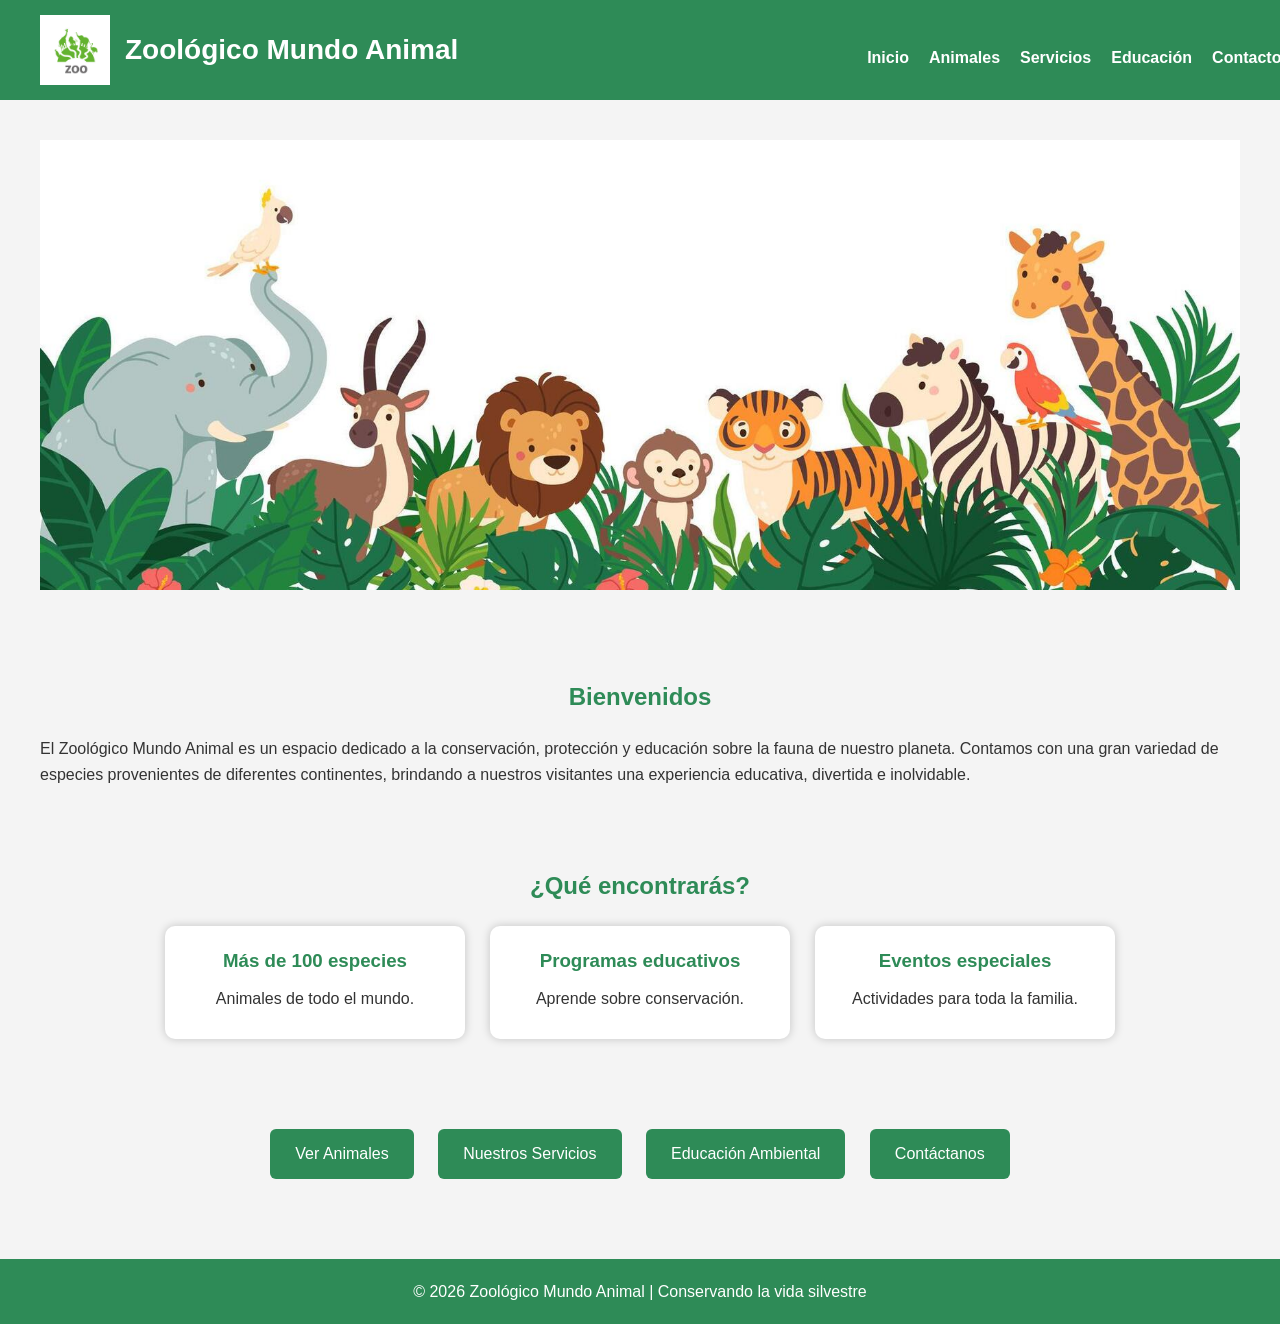
<file: index.html>
<!DOCTYPE html>
<html lang="es">
<head>
    <meta charset="UTF-8">
    <meta name="viewport" content="width=device-width, initial-scale=1.0">
    <title>Zoológico Mundo Animal</title>

    <link rel="stylesheet" href="css/styles.css">
</head>
<body>

    <!-- Encabezado -->
    <header>

        <div class="logo">
            <img src="images/logo.jpg" alt="Logo del Zoológico">
            <h1>Zoológico Mundo Animal</h1>
        </div>

        <nav>
            <ul>
                <li><a href="index.html">Inicio</a></li>
                <li><a href="animales.html">Animales</a></li>
                <li><a href="servicios.html">Servicios</a></li>
                <li><a href="educacion.html">Educación</a></li>
                <li><a href="contacto.html">Contacto</a></li>
            </ul>
        </nav>

    </header>

    <!-- Banner -->

    <section class="banner">

        <img src="images/banner.jpg" alt="Banner del Zoológico">

    </section>

    <!-- Descripción -->

    <section class="descripcion">

        <h2>Bienvenidos</h2>

        <p>

            El Zoológico Mundo Animal es un espacio dedicado a la conservación,
            protección y educación sobre la fauna de nuestro planeta.
            Contamos con una gran variedad de especies provenientes de
            diferentes continentes, brindando a nuestros visitantes una
            experiencia educativa, divertida e inolvidable.

        </p>

    </section>

    <!-- Información destacada -->

    <section class="destacados">

        <h2>¿Qué encontrarás?</h2>

        <div class="cards">

            <div class="card">
                <h3>Más de 100 especies</h3>
                <p>Animales de todo el mundo.</p>
            </div>

            <div class="card">
                <h3>Programas educativos</h3>
                <p>Aprende sobre conservación.</p>
            </div>

            <div class="card">
                <h3>Eventos especiales</h3>
                <p>Actividades para toda la familia.</p>
            </div>

        </div>

    </section>

    <!-- Botones -->
<!-- Prueba para el deploy -->
<!-- Prueba para el deploy -->

    <section class="botones">

        <a href="animales.html" class="btn">Ver Animales</a>

        <a href="servicios.html" class="btn">Nuestros Servicios</a>

        <a href="educacion.html" class="btn">Educación Ambiental</a>

        <a href="contacto.html" class="btn">Contáctanos</a>

    </section>

    <!-- Pie de página -->

    <footer>

        <p>
            © 2026 Zoológico Mundo Animal | Conservando la vida silvestre
        </p>

    </footer>

    <script src="js/main.js"></script>

</body>
</html>
</file>
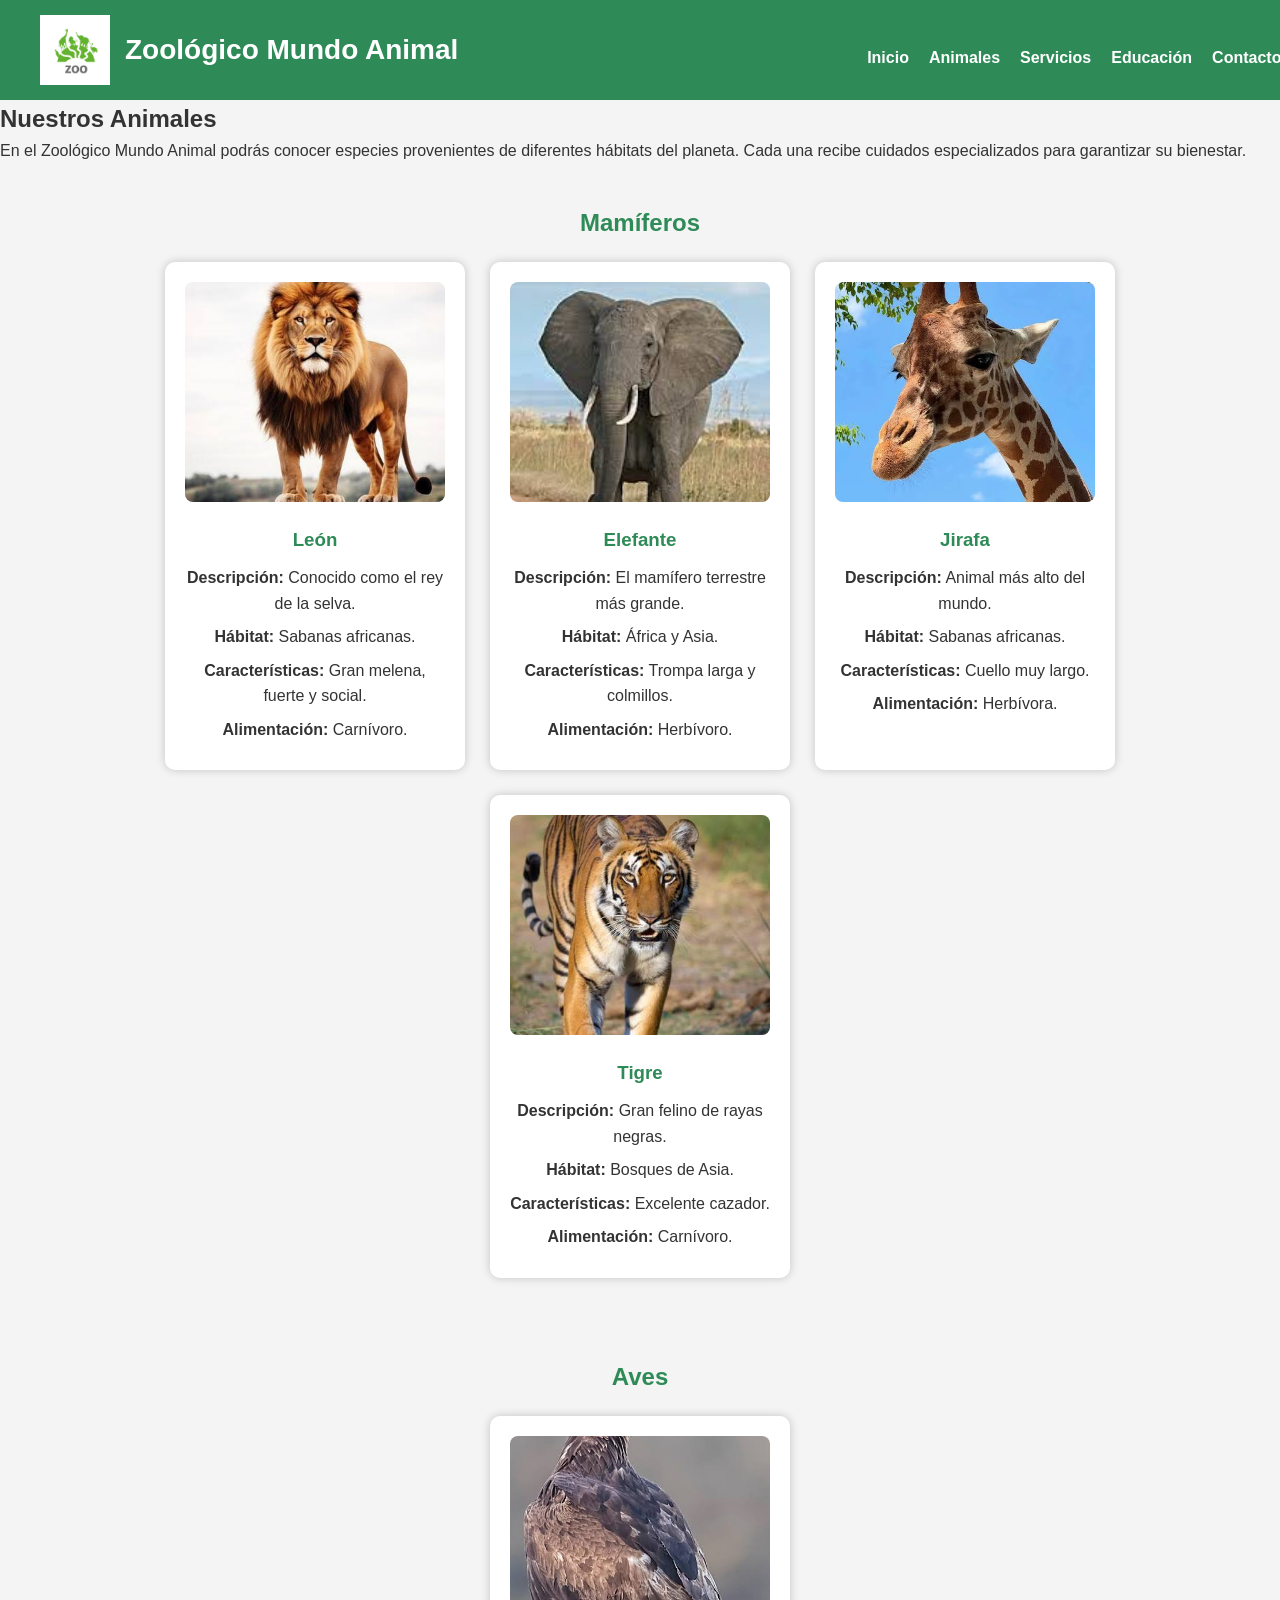
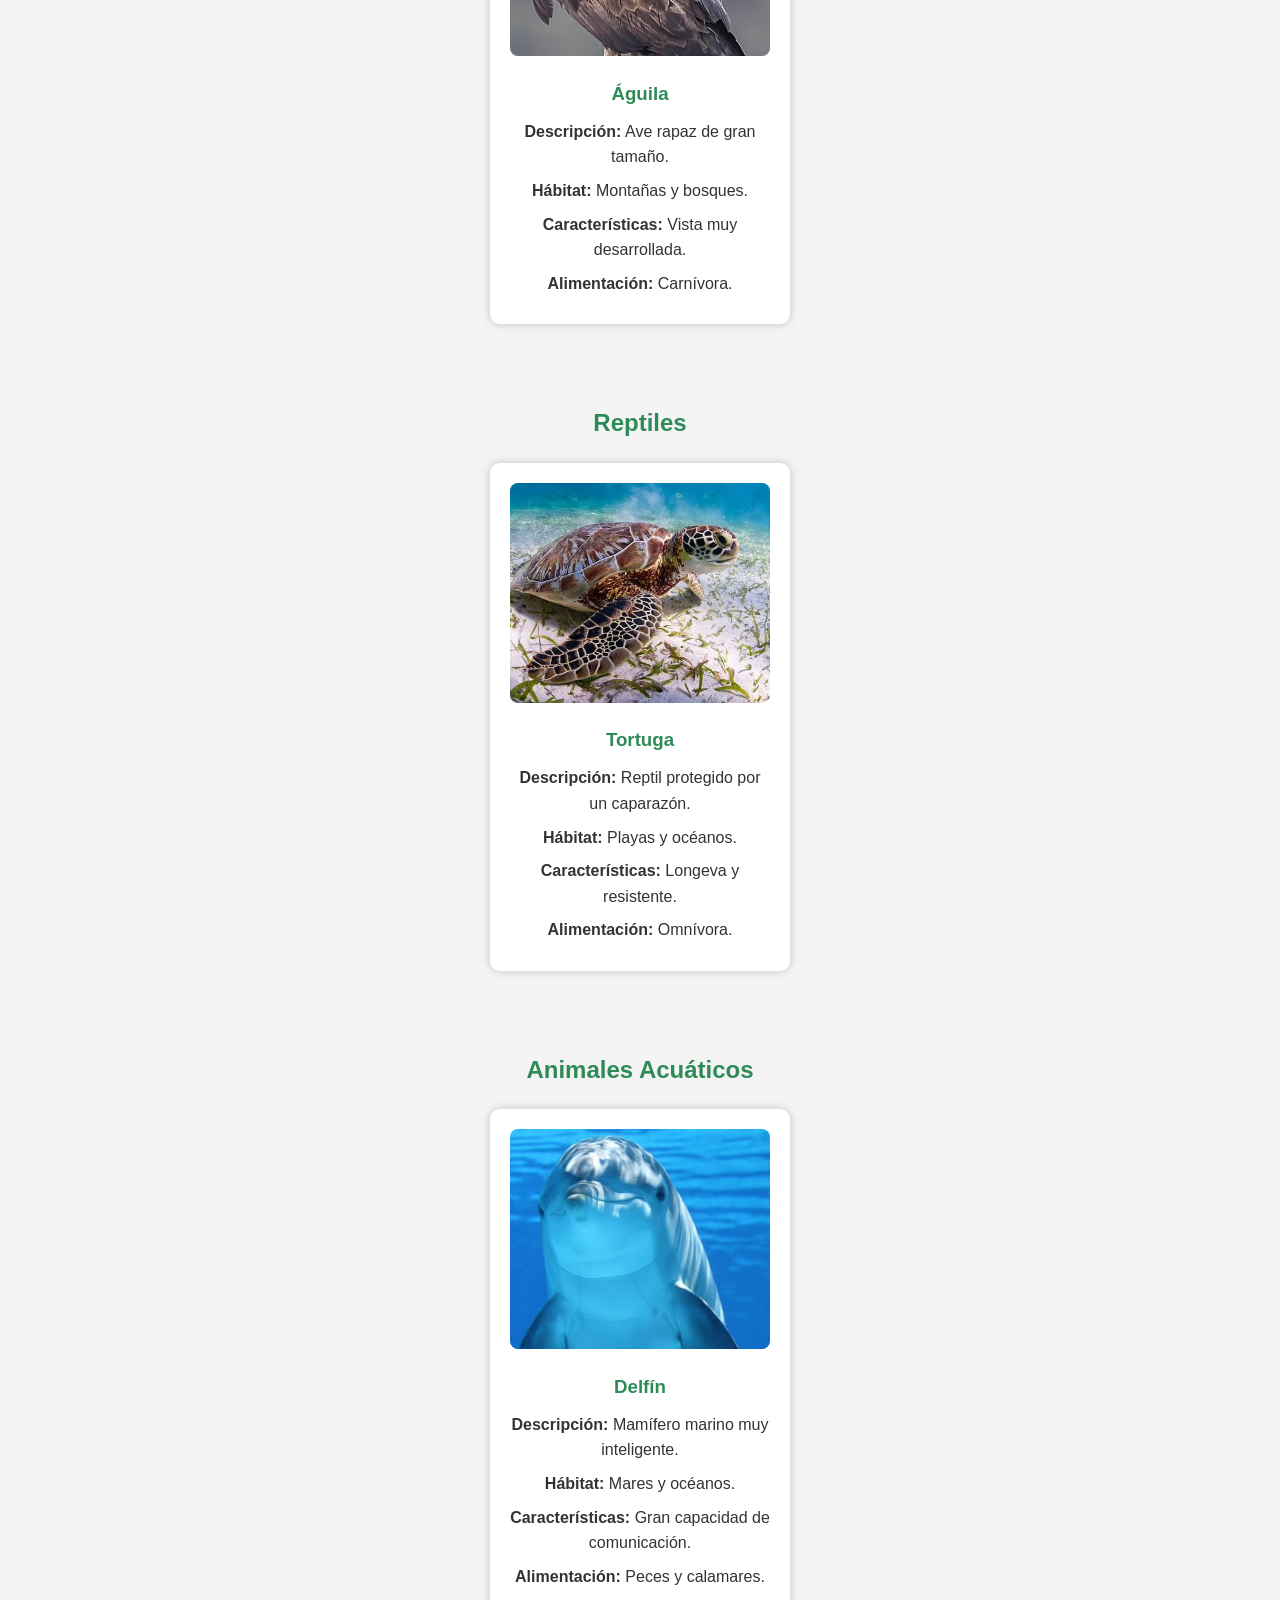
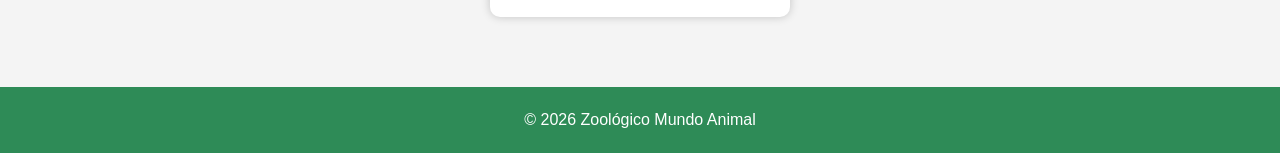
<file: animales.html>
<!DOCTYPE html>
<html lang="es">
<head>
    <meta charset="UTF-8">
    <meta name="viewport" content="width=device-width, initial-scale=1.0">
    <title>Animales | Zoológico Mundo Animal</title>
    <link rel="stylesheet" href="css/styles.css">
</head>
<body>

<header>
    <div class="logo">
        <img src="images/logo.jpg" alt="Logo">
        <h1>Zoológico Mundo Animal</h1>
    </div>

    <nav>
        <ul>
            <li><a href="index.html">Inicio</a></li>
            <li><a href="animales.html">Animales</a></li>
            <li><a href="servicios.html">Servicios</a></li>
            <li><a href="educacion.html">Educación</a></li>
            <li><a href="contacto.html">Contacto</a></li>
        </ul>
    </nav>
</header>

<main>

    <h2>Nuestros Animales</h2>

    <p>
        En el Zoológico Mundo Animal podrás conocer especies provenientes
        de diferentes hábitats del planeta. Cada una recibe cuidados
        especializados para garantizar su bienestar.
    </p>

    <!-- MAMÍFEROS -->

    <section>

        <h2>Mamíferos</h2>

        <div class="cards">

            <div class="card">

                <img src="images/leon.jpg" alt="León">

                <h3>León</h3>

                <p><strong>Descripción:</strong> Conocido como el rey de la selva.</p>

                <p><strong>Hábitat:</strong> Sabanas africanas.</p>

                <p><strong>Características:</strong> Gran melena, fuerte y social.</p>

                <p><strong>Alimentación:</strong> Carnívoro.</p>

            </div>

            <div class="card">

                <img src="images/elefante.jpg" alt="Elefante">

                <h3>Elefante</h3>

                <p><strong>Descripción:</strong> El mamífero terrestre más grande.</p>

                <p><strong>Hábitat:</strong> África y Asia.</p>

                <p><strong>Características:</strong> Trompa larga y colmillos.</p>

                <p><strong>Alimentación:</strong> Herbívoro.</p>

            </div>

            <div class="card">

                <img src="images/jirafa.jpg" alt="Jirafa">

                <h3>Jirafa</h3>

                <p><strong>Descripción:</strong> Animal más alto del mundo.</p>

                <p><strong>Hábitat:</strong> Sabanas africanas.</p>

                <p><strong>Características:</strong> Cuello muy largo.</p>

                <p><strong>Alimentación:</strong> Herbívora.</p>

            </div>

            <div class="card">

                <img src="images/tigre.jpg" alt="Tigre">

                <h3>Tigre</h3>

                <p><strong>Descripción:</strong> Gran felino de rayas negras.</p>

                <p><strong>Hábitat:</strong> Bosques de Asia.</p>

                <p><strong>Características:</strong> Excelente cazador.</p>

                <p><strong>Alimentación:</strong> Carnívoro.</p>

            </div>

        </div>

    </section>

    <!-- AVES -->

    <section>

        <h2>Aves</h2>

        <div class="cards">

            <div class="card">

                <img src="images/aguila.jpg" alt="Águila">

                <h3>Águila</h3>

                <p><strong>Descripción:</strong> Ave rapaz de gran tamaño.</p>

                <p><strong>Hábitat:</strong> Montañas y bosques.</p>

                <p><strong>Características:</strong> Vista muy desarrollada.</p>

                <p><strong>Alimentación:</strong> Carnívora.</p>

            </div>

        </div>

    </section>

    <!-- REPTILES -->

    <section>

        <h2>Reptiles</h2>

        <div class="cards">

            <div class="card">

                <img src="images/tortuga.jpg" alt="Tortuga">

                <h3>Tortuga</h3>

                <p><strong>Descripción:</strong> Reptil protegido por un caparazón.</p>

                <p><strong>Hábitat:</strong> Playas y océanos.</p>

                <p><strong>Características:</strong> Longeva y resistente.</p>

                <p><strong>Alimentación:</strong> Omnívora.</p>

            </div>

        </div>

    </section>

    <!-- ACUÁTICOS -->

    <section>

        <h2>Animales Acuáticos</h2>

        <div class="cards">

            <div class="card">

                <img src="images/delfin.jpg" alt="Delfín">

                <h3>Delfín</h3>

                <p><strong>Descripción:</strong> Mamífero marino muy inteligente.</p>

                <p><strong>Hábitat:</strong> Mares y océanos.</p>

                <p><strong>Características:</strong> Gran capacidad de comunicación.</p>

                <p><strong>Alimentación:</strong> Peces y calamares.</p>

            </div>

        </div>

    </section>

</main>

<footer>

    <p>
        © 2026 Zoológico Mundo Animal
    </p>

</footer>

<script src="js/main.js"></script>

</body>
</html>
</file>
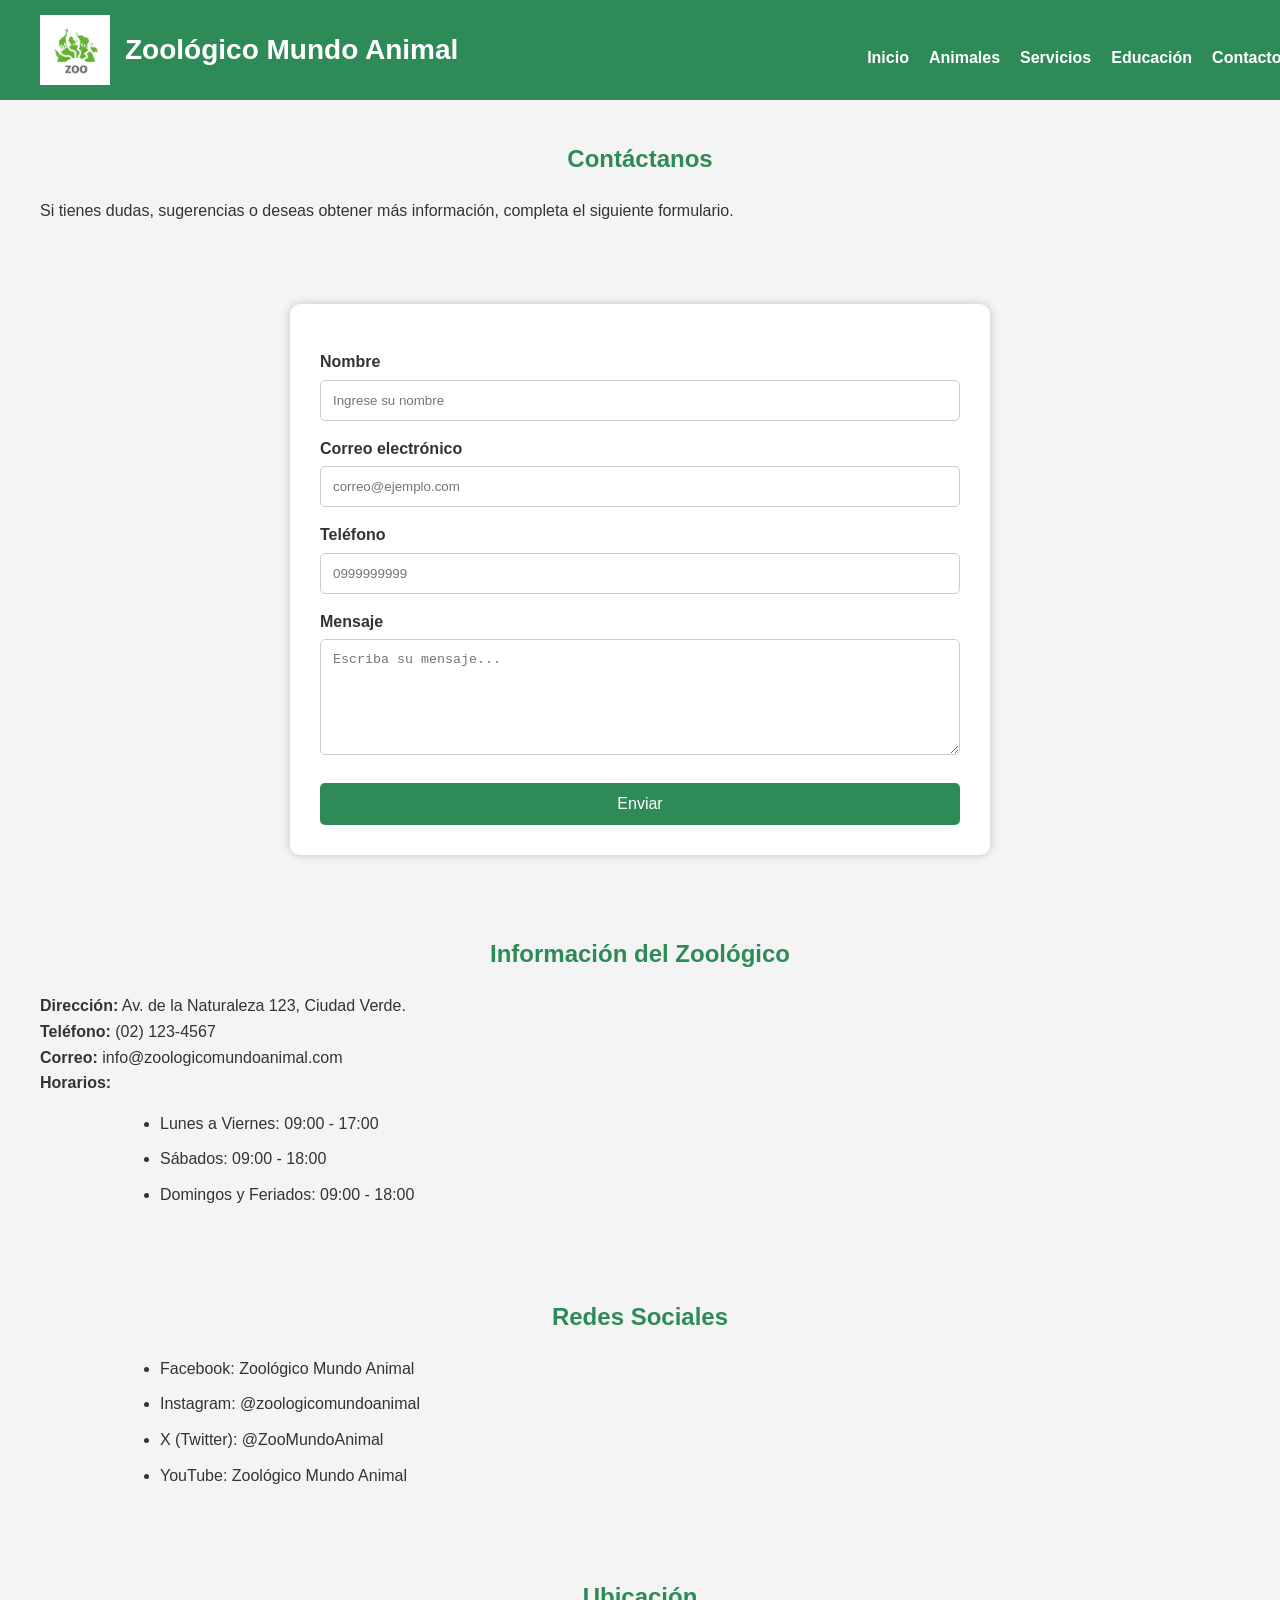
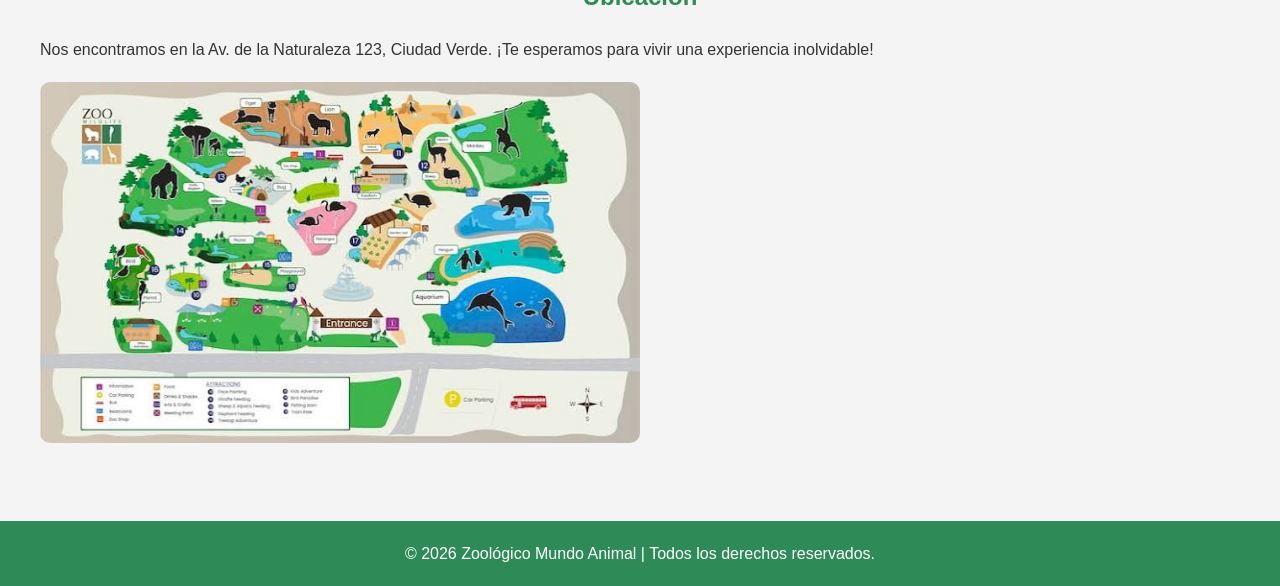
<file: contacto.html>
<!DOCTYPE html>
<html lang="es">
<head>
    <meta charset="UTF-8">
    <meta name="viewport" content="width=device-width, initial-scale=1.0">
    <title>Contacto | Zoológico Mundo Animal</title>
    <link rel="stylesheet" href="css/styles.css">
</head>
<body>

<header>

    <div class="logo">
        <img src="images/logo.jpg" alt="Logo del Zoológico">
        <h1>Zoológico Mundo Animal</h1>
    </div>

    <nav>
        <ul>
            <li><a href="index.html">Inicio</a></li>
            <li><a href="animales.html">Animales</a></li>
            <li><a href="servicios.html">Servicios</a></li>
            <li><a href="educacion.html">Educación</a></li>
            <li><a href="contacto.html">Contacto</a></li>
        </ul>
    </nav>

</header>

<main>

    <section class="titulo">

        <h2>Contáctanos</h2>

        <p>
            Si tienes dudas, sugerencias o deseas obtener más información,
            completa el siguiente formulario.
        </p>

    </section>

    <section class="formulario">

        <form>

            <label>Nombre</label>
            <input type="text" placeholder="Ingrese su nombre" required>

            <label>Correo electrónico</label>
            <input type="email" placeholder="correo@ejemplo.com" required>

            <label>Teléfono</label>
            <input type="tel" placeholder="0999999999" required>

            <label>Mensaje</label>
            <textarea rows="6" placeholder="Escriba su mensaje..." required></textarea>

            <button type="submit">Enviar</button>

        </form>

    </section>

    <section class="informacion">

        <h2>Información del Zoológico</h2>

        <p><strong>Dirección:</strong> Av. de la Naturaleza 123, Ciudad Verde.</p>

        <p><strong>Teléfono:</strong> (02) 123-4567</p>

        <p><strong>Correo:</strong> info@zoologicomundoanimal.com</p>

        <p><strong>Horarios:</strong></p>

        <ul>
            <li>Lunes a Viernes: 09:00 - 17:00</li>
            <li>Sábados: 09:00 - 18:00</li>
            <li>Domingos y Feriados: 09:00 - 18:00</li>
        </ul>

    </section>

    <section class="redes">

        <h2>Redes Sociales</h2>

        <ul>
            <li>Facebook: Zoológico Mundo Animal</li>
            <li>Instagram: @zoologicomundoanimal</li>
            <li>X (Twitter): @ZooMundoAnimal</li>
            <li>YouTube: Zoológico Mundo Animal</li>
        </ul>

    </section>

    <section class="ubicacion">

        <h2>Ubicación</h2>

        <p>
            Nos encontramos en la Av. de la Naturaleza 123, Ciudad Verde.
            ¡Te esperamos para vivir una experiencia inolvidable!
        </p>

        <!-- Puedes reemplazar la imagen por un mapa de Google -->
        <img src="images/mapa.jpg" alt="Ubicación del Zoológico" width="50%">

    </section>

</main>

<footer>

    <p>
        © 2026 Zoológico Mundo Animal | Todos los derechos reservados.
    </p>

</footer>

<script src="js/main.js"></script>

</body>
</html>
</file>
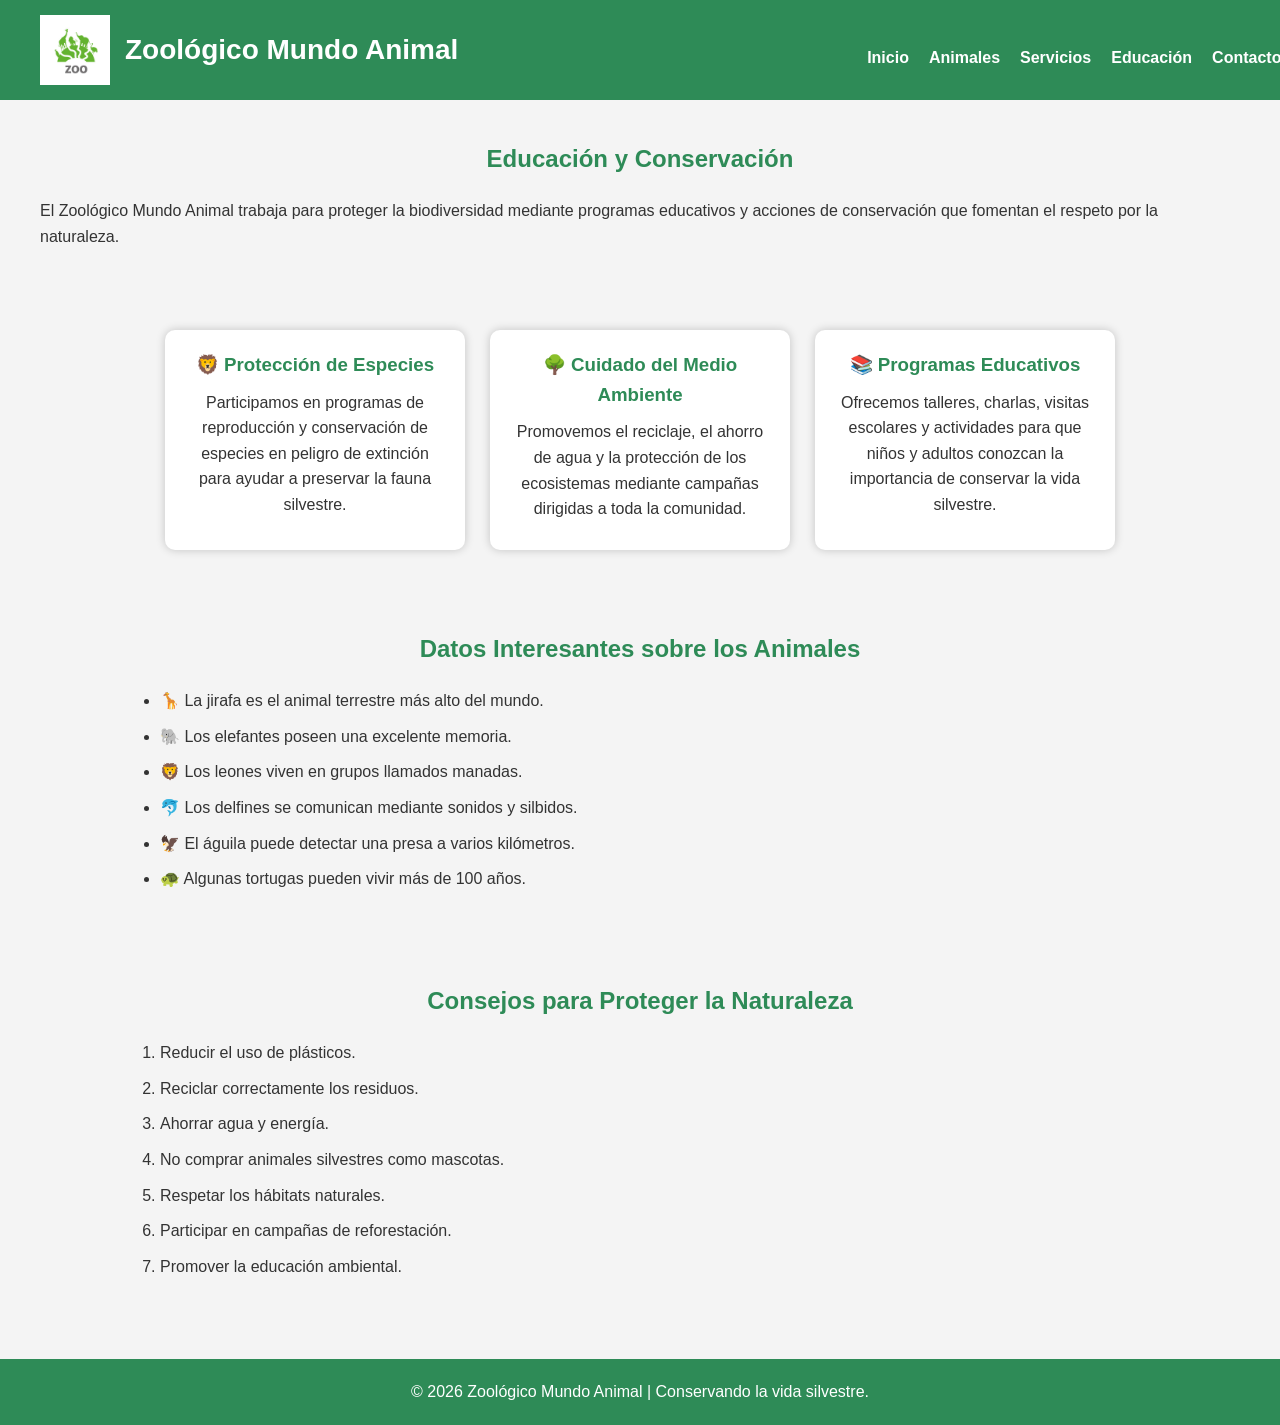
<file: educacion.html>
<!DOCTYPE html>
<html lang="es">
<head>
    <meta charset="UTF-8">
    <meta name="viewport" content="width=device-width, initial-scale=1.0">
    <title>Educación | Zoológico Mundo Animal</title>
    <link rel="stylesheet" href="css/styles.css">
</head>
<body>

<header>

    <div class="logo">
        <img src="images/logo.jpg" alt="Logo del Zoológico">
        <h1>Zoológico Mundo Animal</h1>
    </div>

    <nav>
        <ul>
            <li><a href="index.html">Inicio</a></li>
            <li><a href="animales.html">Animales</a></li>
            <li><a href="servicios.html">Servicios</a></li>
            <li><a href="educacion.html">Educación</a></li>
            <li><a href="contacto.html">Contacto</a></li>
        </ul>
    </nav>

</header>

<main>

    <section class="titulo">

        <h2>Educación y Conservación</h2>

        <p>
            El Zoológico Mundo Animal trabaja para proteger la biodiversidad
            mediante programas educativos y acciones de conservación que
            fomentan el respeto por la naturaleza.
        </p>

    </section>

    <section class="cards">

        <div class="card">

            <h3>🦁 Protección de Especies</h3>

            <p>
                Participamos en programas de reproducción y conservación de
                especies en peligro de extinción para ayudar a preservar la
                fauna silvestre.
            </p>

        </div>

        <div class="card">

            <h3>🌳 Cuidado del Medio Ambiente</h3>

            <p>
                Promovemos el reciclaje, el ahorro de agua y la protección de
                los ecosistemas mediante campañas dirigidas a toda la comunidad.
            </p>

        </div>

        <div class="card">

            <h3>📚 Programas Educativos</h3>

            <p>
                Ofrecemos talleres, charlas, visitas escolares y actividades
                para que niños y adultos conozcan la importancia de conservar
                la vida silvestre.
            </p>

        </div>

    </section>

    <section>

        <h2>Datos Interesantes sobre los Animales</h2>

        <ul>

            <li>🦒 La jirafa es el animal terrestre más alto del mundo.</li>

            <li>🐘 Los elefantes poseen una excelente memoria.</li>

            <li>🦁 Los leones viven en grupos llamados manadas.</li>

            <li>🐬 Los delfines se comunican mediante sonidos y silbidos.</li>

            <li>🦅 El águila puede detectar una presa a varios kilómetros.</li>

            <li>🐢 Algunas tortugas pueden vivir más de 100 años.</li>

        </ul>

    </section>

    <section>

        <h2>Consejos para Proteger la Naturaleza</h2>

        <ol>

            <li>Reducir el uso de plásticos.</li>

            <li>Reciclar correctamente los residuos.</li>

            <li>Ahorrar agua y energía.</li>

            <li>No comprar animales silvestres como mascotas.</li>

            <li>Respetar los hábitats naturales.</li>

            <li>Participar en campañas de reforestación.</li>

            <li>Promover la educación ambiental.</li>

        </ol>

    </section>

</main>

<footer>

    <p>
        © 2026 Zoológico Mundo Animal | Conservando la vida silvestre.
    </p>

</footer>

<script src="js/main.js"></script>

</body>
</html>
</file>
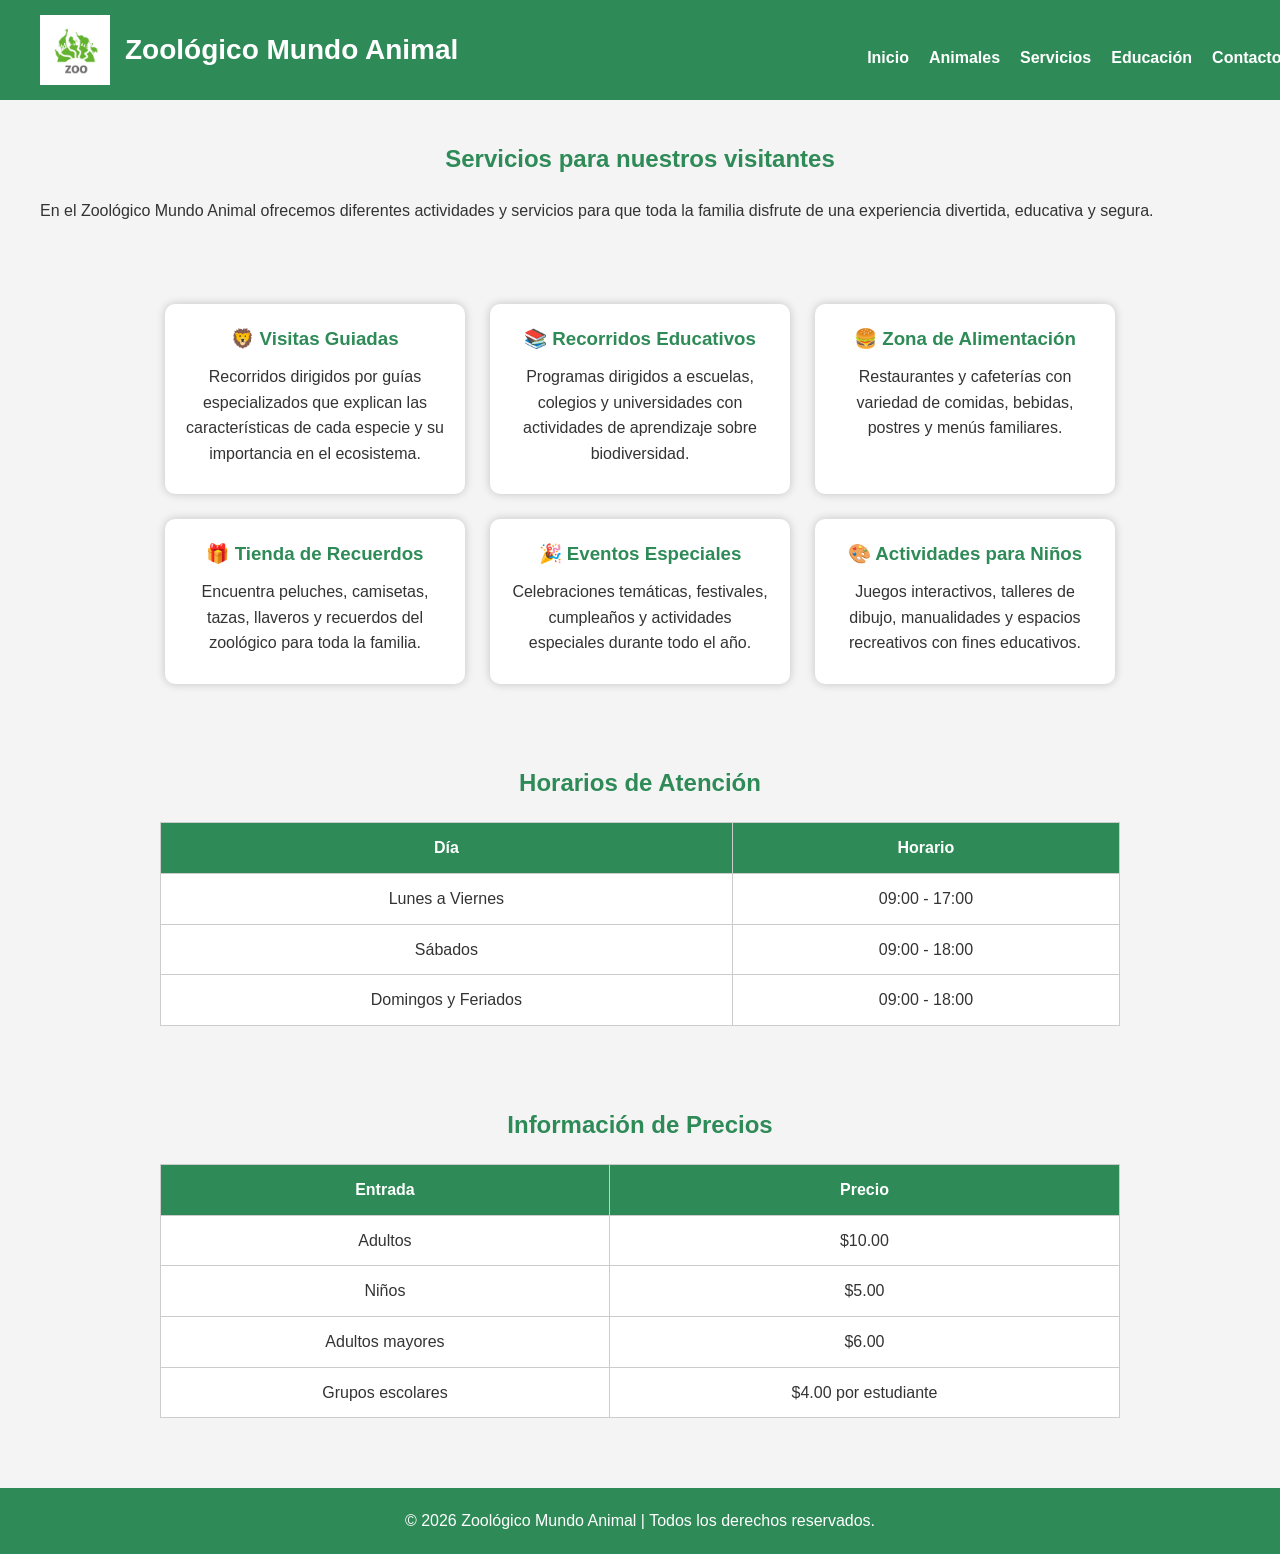
<file: servicios.html>
<!DOCTYPE html>
<html lang="es">
<head>
    <meta charset="UTF-8">
    <meta name="viewport" content="width=device-width, initial-scale=1.0">
    <title>Servicios | Zoológico Mundo Animal</title>
    <link rel="stylesheet" href="css/styles.css">
</head>
<body>

<header>

    <div class="logo">
        <img src="images/logo.jpg" alt="Logo del Zoológico">
        <h1>Zoológico Mundo Animal</h1>
    </div>

    <nav>
        <ul>
            <li><a href="index.html">Inicio</a></li>
            <li><a href="animales.html">Animales</a></li>
            <li><a href="servicios.html">Servicios</a></li>
            <li><a href="educacion.html">Educación</a></li>
            <li><a href="contacto.html">Contacto</a></li>
        </ul>
    </nav>

</header>

<main>

    <section class="titulo">
        <h2>Servicios para nuestros visitantes</h2>

        <p>
            En el Zoológico Mundo Animal ofrecemos diferentes actividades y
            servicios para que toda la familia disfrute de una experiencia
            divertida, educativa y segura.
        </p>
    </section>

    <section class="cards">

        <div class="card">
            <h3>🦁 Visitas Guiadas</h3>
            <p>
                Recorridos dirigidos por guías especializados que explican las
                características de cada especie y su importancia en el ecosistema.
            </p>
        </div>

        <div class="card">
            <h3>📚 Recorridos Educativos</h3>
            <p>
                Programas dirigidos a escuelas, colegios y universidades con
                actividades de aprendizaje sobre biodiversidad.
            </p>
        </div>

        <div class="card">
            <h3>🍔 Zona de Alimentación</h3>
            <p>
                Restaurantes y cafeterías con variedad de comidas, bebidas,
                postres y menús familiares.
            </p>
        </div>

        <div class="card">
            <h3>🎁 Tienda de Recuerdos</h3>
            <p>
                Encuentra peluches, camisetas, tazas, llaveros y recuerdos del
                zoológico para toda la familia.
            </p>
        </div>

        <div class="card">
            <h3>🎉 Eventos Especiales</h3>
            <p>
                Celebraciones temáticas, festivales, cumpleaños y actividades
                especiales durante todo el año.
            </p>
        </div>

        <div class="card">
            <h3>🎨 Actividades para Niños</h3>
            <p>
                Juegos interactivos, talleres de dibujo, manualidades y espacios
                recreativos con fines educativos.
            </p>
        </div>

    </section>

    <section class="horarios">

        <h2>Horarios de Atención</h2>

        <table border="1" cellpadding="10">

            <tr>
                <th>Día</th>
                <th>Horario</th>
            </tr>

            <tr>
                <td>Lunes a Viernes</td>
                <td>09:00 - 17:00</td>
            </tr>

            <tr>
                <td>Sábados</td>
                <td>09:00 - 18:00</td>
            </tr>

            <tr>
                <td>Domingos y Feriados</td>
                <td>09:00 - 18:00</td>
            </tr>

        </table>

    </section>

    <section class="precios">

        <h2>Información de Precios</h2>

        <table border="1" cellpadding="10">

            <tr>
                <th>Entrada</th>
                <th>Precio</th>
            </tr>

            <tr>
                <td>Adultos</td>
                <td>$10.00</td>
            </tr>

            <tr>
                <td>Niños</td>
                <td>$5.00</td>
            </tr>

            <tr>
                <td>Adultos mayores</td>
                <td>$6.00</td>
            </tr>

            <tr>
                <td>Grupos escolares</td>
                <td>$4.00 por estudiante</td>
            </tr>

        </table>

    </section>

</main>

<footer>

    <p>
        © 2026 Zoológico Mundo Animal | Todos los derechos reservados.
    </p>

</footer>

<script src="js/main.js"></script>

</body>
</html>
</file>
<file: css/styles.css>
/* ==========================
   ESTILOS GENERALES
========================== */

*{
    margin:0;
    padding:0;
    box-sizing:border-box;
}

body{
    font-family:Arial, Helvetica, sans-serif;
    background:#f4f4f4;
    color:#333;
    line-height:1.6;
}

/* ==========================
   HEADER
========================== */

header{
    background:#2E8B57;
    color:white;
    display:flex;
    justify-content:space-between;
    align-items:center;
    padding:15px 40px;
    flex-wrap:wrap;
}

.logo{
    display:flex;
    align-items:center;
}

.logo img{
    width:70px;
    margin-right:15px;
}

.logo h1{
    font-size:28px;
}

/* ==========================
   MENÚ
========================== */

nav ul{
    list-style:none;
    display:flex;
    gap:20px;
}

nav a{
    color:white;
    text-decoration:none;
    font-weight:bold;
    transition:.3s;
}

nav a:hover{
    color:yellow;
}

/* ==========================
   BANNER
========================== */

.banner img{
    width:100%;
    height:450px;
    object-fit:cover;
}

/* ==========================
   SECCIONES
========================== */

section{
    padding:40px;
}

section h2{
    text-align:center;
    color:#2E8B57;
    margin-bottom:20px;
}

/* ==========================
   TARJETAS
========================== */

.cards{
    display:flex;
    flex-wrap:wrap;
    justify-content:center;
    gap:25px;
}

.card{
    background:white;
    width:300px;
    border-radius:10px;
    box-shadow:0 0 10px rgba(0,0,0,.2);
    padding:20px;
    text-align:center;
    transition:.3s;
}

.card:hover{
    transform:scale(1.05);
}

.card img{
    width:100%;
    height:220px;
    object-fit:cover;
    border-radius:8px;
    margin-bottom:15px;
}

.card h3{
    color:#2E8B57;
    margin-bottom:10px;
}

.card p{
    margin:8px 0;
}

/* ==========================
   BOTONES
========================== */

.botones{
    text-align:center;
}

.btn{
    display:inline-block;
    margin:10px;
    padding:12px 25px;
    background:#2E8B57;
    color:white;
    text-decoration:none;
    border-radius:6px;
    transition:.3s;
}

.btn:hover{
    background:#1f6d43;
}

/* ==========================
   TABLAS
========================== */

table{
    width:80%;
    margin:auto;
    border-collapse:collapse;
    background:white;
}

th{
    background:#2E8B57;
    color:white;
}

th,
td{
    border:1px solid #ccc;
    padding:12px;
    text-align:center;
}

/* ==========================
   FORMULARIO
========================== */

form{
    max-width:700px;
    margin:auto;
    background:white;
    padding:30px;
    border-radius:10px;
    box-shadow:0 0 10px rgba(0,0,0,.2);
}

label{
    display:block;
    margin-top:15px;
    font-weight:bold;
}

input,
textarea{
    width:100%;
    padding:12px;
    margin-top:5px;
    border:1px solid #ccc;
    border-radius:5px;
}

button{
    margin-top:20px;
    width:100%;
    padding:12px;
    background:#2E8B57;
    color:white;
    border:none;
    border-radius:5px;
    cursor:pointer;
    font-size:16px;
}

button:hover{
    background:#1f6d43;
}

/* ==========================
   LISTAS
========================== */

ul,
ol{
    width:80%;
    margin:auto;
    margin-top:15px;
}

li{
    margin:10px 0;
}

/* ==========================
   UBICACIÓN
========================== */

.ubicacion img{
    margin-top:20px;
    border-radius:10px;
}

/* ==========================
   FOOTER
========================== */

footer{
    background:#2E8B57;
    color:white;
    text-align:center;
    padding:20px;
    margin-top:30px;
}

/* ==========================
   RESPONSIVE
========================== */

@media(max-width:768px){

header{
    flex-direction:column;
}

nav ul{
    flex-direction:column;
    text-align:center;
    margin-top:15px;
}

.banner img{
    height:250px;
}

.card{
    width:90%;
}

table{
    width:100%;
}

section{
    padding:20px;
}

}
</file>
